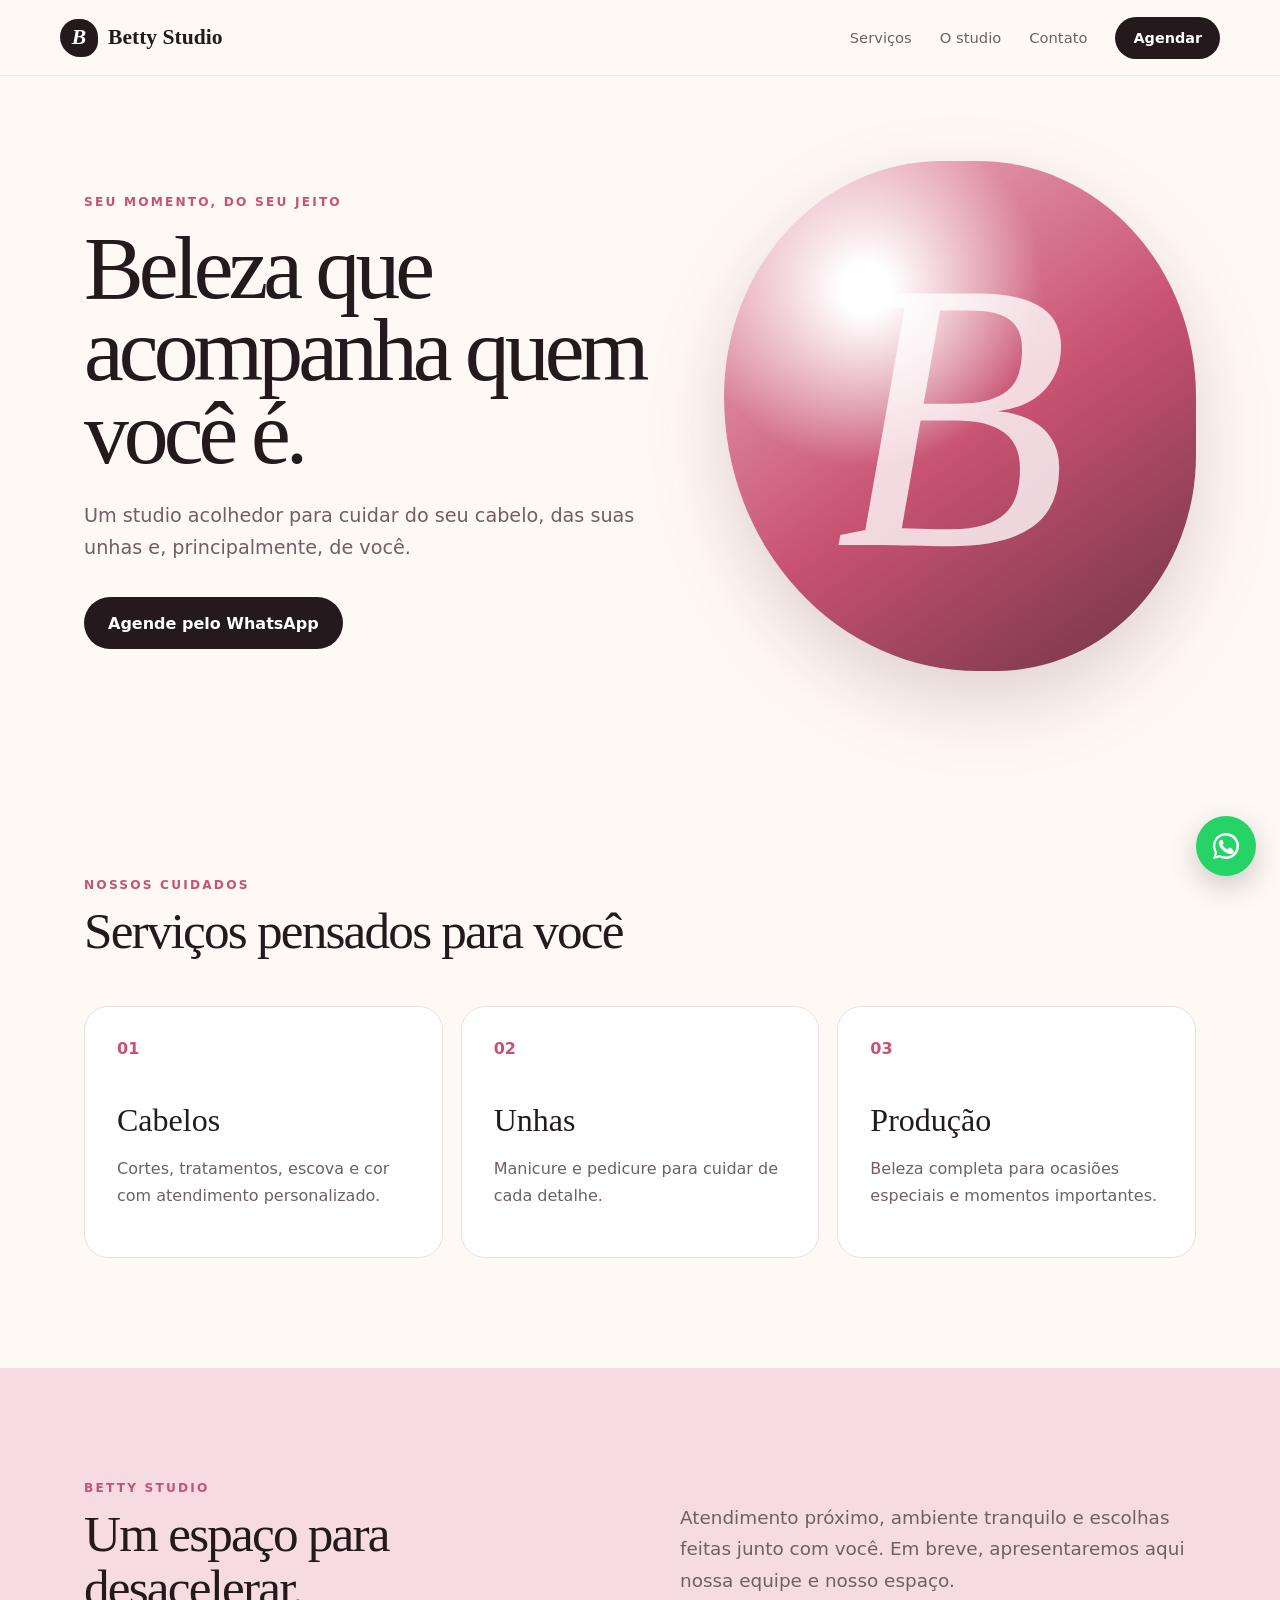
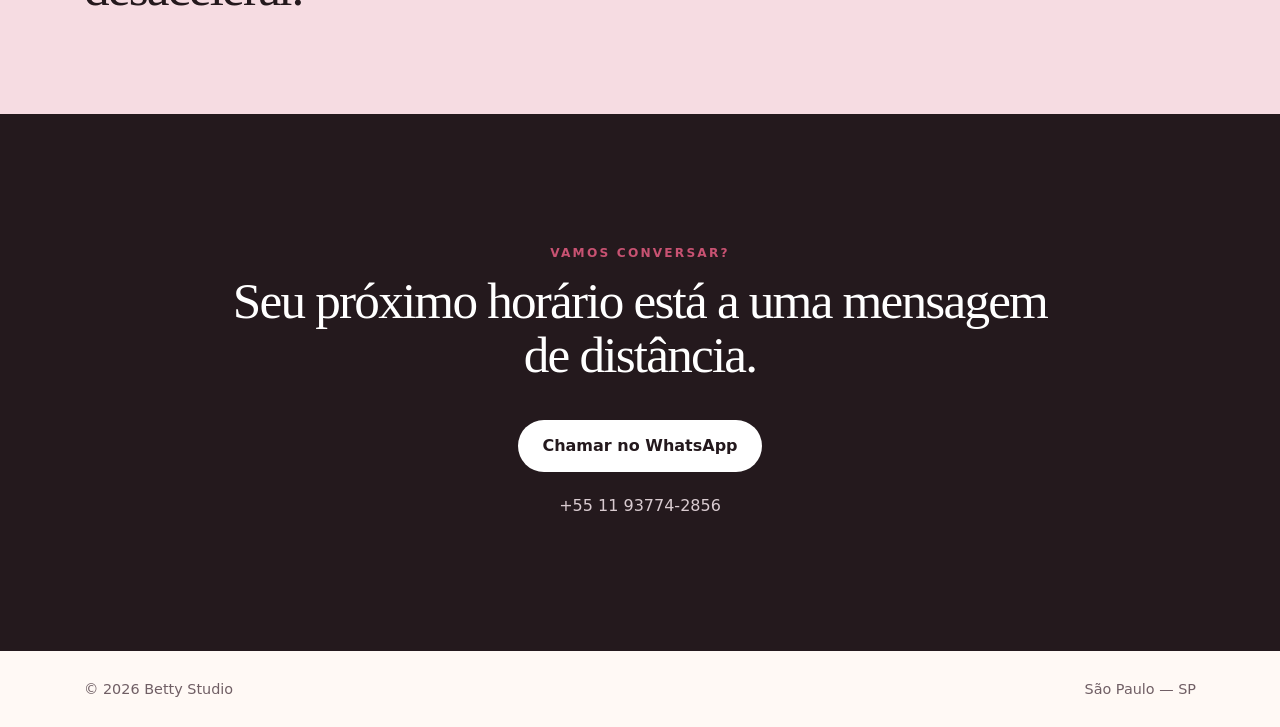
<file: v2026.09.03.1/index.html>
<!doctype html>
<html lang="pt-BR">
<head>
  <meta charset="utf-8">
  <meta name="viewport" content="width=device-width, initial-scale=1">
  <meta name="description" content="Betty Studio — beleza, beleza e cuidado com hora marcada em São Paulo.">
  <title>Betty Studio | Beleza com personalidade</title>
  <link rel="stylesheet" href="assets/style.css">
</head>
<body>
  <header class="site-header">
    <a class="brand" href="#inicio" aria-label="Betty Studio, início">
      <span class="brand-mark">B</span><span>Betty Studio</span>
    </a>
    <nav aria-label="Navegação principal">
      <a href="#servicos">Serviços</a><a href="#studio">O studio</a><a href="#contato">Contato</a>
    </nav>
    <a class="button compact" href="https://wa.me/5511937742856?text=Ol%C3%A1%2C%20gostaria%20de%20agendar%20um%20hor%C3%A1rio." target="_blank" rel="noopener">Agendar</a>
  </header>

  <main id="inicio">
    <section class="hero">
      <div class="hero-copy">
        <p class="eyebrow">Seu momento, do seu jeito</p>
        <h1>Beleza que acompanha quem você é.</h1>
        <p class="lead">Um studio acolhedor para cuidar do seu cabelo, das suas unhas e, principalmente, de você.</p>
        <a class="button" href="https://wa.me/5511937742856?text=Ol%C3%A1%2C%20gostaria%20de%20conhecer%20os%20hor%C3%A1rios%20dispon%C3%ADveis." target="_blank" rel="noopener">Agende pelo WhatsApp</a>
      </div>
      <div class="hero-art" role="img" aria-label="Composição abstrata em tons rosados representando beleza e cuidado">
        <span class="hero-letter">B</span>
      </div>
    </section>

    <section class="section" id="servicos">
      <p class="eyebrow">Nossos cuidados</p>
      <h2>Serviços pensados para você</h2>
      <div class="cards">
        <article><span>01</span><h3>Cabelos</h3><p>Cortes, tratamentos, escova e cor com atendimento personalizado.</p></article>
        <article><span>02</span><h3>Unhas</h3><p>Manicure e pedicure para cuidar de cada detalhe.</p></article>
        <article><span>03</span><h3>Produção</h3><p>Beleza completa para ocasiões especiais e momentos importantes.</p></article>
      </div>
    </section>

    <section class="studio" id="studio">
      <div><p class="eyebrow">Betty Studio</p><h2>Um espaço para desacelerar.</h2></div>
      <p>Atendimento próximo, ambiente tranquilo e escolhas feitas junto com você. Em breve, apresentaremos aqui nossa equipe e nosso espaço.</p>
    </section>

    <section class="contact" id="contato">
      <p class="eyebrow">Vamos conversar?</p>
      <h2>Seu próximo horário está a uma mensagem de distância.</h2>
      <a class="button light" href="https://wa.me/5511937742856?text=Ol%C3%A1%2C%20vim%20pelo%20site%20e%20gostaria%20de%20agendar." target="_blank" rel="noopener">Chamar no WhatsApp</a>
      <p class="phone">+55 11 93774-2856</p>
    </section>
  </main>

  <footer><span>© <span id="year"></span> Betty Studio</span><span>São Paulo — SP</span></footer>
  <a class="whatsapp" href="https://wa.me/5511937742856?text=Ol%C3%A1%2C%20vim%20pelo%20site%20do%20Betty%20Studio." target="_blank" rel="noopener" aria-label="Conversar com Betty Studio pelo WhatsApp">
    <svg viewBox="0 0 32 32" aria-hidden="true"><path d="M16 3a13 13 0 0 0-11.2 19.6L3 29l6.6-1.7A13 13 0 1 0 16 3Zm0 23.6c-2 0-3.9-.5-5.5-1.5l-.4-.2-3.9 1 1-3.8-.3-.4A10.6 10.6 0 1 1 16 26.6Zm5.8-8c-.3-.2-1.9-.9-2.2-1-.3-.1-.5-.2-.7.2l-1 1.2c-.2.2-.4.2-.7.1-1.9-.9-3.2-1.7-4.5-3.9-.3-.5.3-.5.9-1.7.1-.2 0-.5 0-.7l-1-2.4c-.3-.6-.6-.5-.8-.5h-.7c-.2 0-.7.1-1 .5-.3.4-1.3 1.3-1.3 3.1s1.4 3.6 1.5 3.8c.2.2 2.7 4.1 6.5 5.7 2.4 1 3.4 1.1 4.6.9.7-.1 1.9-.8 2.2-1.5.3-.7.3-1.4.2-1.5-.1-.1-.3-.2-.6-.4Z"/></svg>
  </a>
  <script>document.getElementById('year').textContent = new Date().getFullYear();</script>
</body>
</html>
</file>
<file: v2026.09.03.1/assets/style.css>
:root{--ink:#24191d;--muted:#705f65;--rose:#c85272;--cream:#fff9f5;--blush:#f6dce2;--line:#eadfe1;--green:#25d366}*{box-sizing:border-box}html{scroll-behavior:smooth}body{margin:0;background:var(--cream);color:var(--ink);font-family:Inter,ui-sans-serif,system-ui,-apple-system,BlinkMacSystemFont,"Segoe UI",sans-serif}.site-header{height:76px;padding:0 max(24px,calc((100vw - 1160px)/2));display:flex;align-items:center;gap:28px;border-bottom:1px solid rgba(36,25,29,.08);background:rgba(255,249,245,.9);backdrop-filter:blur(18px);position:sticky;top:0;z-index:10}.brand{display:flex;align-items:center;gap:10px;color:var(--ink);text-decoration:none;font-family:Georgia,serif;font-size:1.35rem;font-weight:700;margin-right:auto}.brand-mark{display:grid;place-items:center;width:38px;height:38px;border-radius:50% 50% 44% 56%;background:var(--ink);color:white;font-style:italic}.site-header nav{display:flex;gap:28px}.site-header nav a{color:var(--muted);text-decoration:none;font-size:.92rem}.button{display:inline-flex;justify-content:center;align-items:center;min-height:52px;padding:0 24px;border-radius:999px;background:var(--ink);color:white;text-decoration:none;font-weight:700}.button.compact{min-height:42px;padding:0 18px;font-size:.9rem}.hero{max-width:1160px;margin:auto;min-height:680px;padding:72px 24px;display:grid;grid-template-columns:1.1fr .9fr;gap:64px;align-items:center}.eyebrow{text-transform:uppercase;letter-spacing:.18em;color:var(--rose);font-size:.76rem;font-weight:800}.hero h1{font:clamp(3.5rem,7vw,6.5rem)/.92 Georgia,serif;letter-spacing:-.055em;margin:18px 0 26px;max-width:760px}.lead{font-size:1.2rem;line-height:1.65;color:var(--muted);max-width:590px;margin-bottom:34px}.hero-art{min-height:510px;border-radius:48% 48% 44% 56%;display:grid;place-items:center;overflow:hidden;background:radial-gradient(circle at 30% 25%,#fff 0 5%,transparent 35%),linear-gradient(145deg,#efb9c5,#c85272 54%,#6d3445);box-shadow:0 30px 80px rgba(82,30,47,.18)}.hero-letter{font:italic 24rem/.8 Georgia,serif;color:rgba(255,255,255,.78);transform:translateX(-8px)}.section{max-width:1160px;margin:auto;padding:110px 24px}.section h2,.studio h2,.contact h2{font:clamp(2.3rem,4vw,4rem)/1.05 Georgia,serif;letter-spacing:-.035em;margin:12px 0 48px}.cards{display:grid;grid-template-columns:repeat(3,1fr);gap:18px}.cards article{border:1px solid var(--line);border-radius:24px;padding:32px;background:white}.cards span{color:var(--rose);font-weight:800}.cards h3{font:2rem Georgia,serif;margin:44px 0 12px}.cards p,.studio>p{color:var(--muted);line-height:1.7}.studio{padding:100px max(24px,calc((100vw - 1112px)/2));background:var(--blush);display:grid;grid-template-columns:1fr 1fr;gap:80px;align-items:end}.studio h2{margin-bottom:0}.studio>p{font-size:1.15rem}.contact{text-align:center;padding:120px 24px;background:var(--ink);color:white}.contact h2{max-width:820px;margin:14px auto 38px}.button.light{background:white;color:var(--ink)}.phone{color:#d9cbd0;margin-top:24px}footer{padding:30px max(24px,calc((100vw - 1112px)/2));display:flex;justify-content:space-between;color:var(--muted);font-size:.9rem}.whatsapp{position:fixed;right:24px;bottom:24px;z-index:20;width:60px;height:60px;border-radius:50%;display:grid;place-items:center;background:var(--green);box-shadow:0 10px 30px rgba(0,0,0,.2);transition:transform .2s}.whatsapp:hover{transform:scale(1.08)}.whatsapp svg{width:32px;fill:white}@media(max-width:760px){.site-header{height:66px;padding:0 16px}.site-header nav{display:none}.brand{font-size:1.12rem}.button.compact{display:none}.hero{min-height:auto;padding:48px 20px 72px;grid-template-columns:1fr;gap:42px}.hero h1{font-size:clamp(3.2rem,15vw,5rem)}.hero-art{min-height:350px;order:-1}.hero-letter{font-size:17rem}.section{padding:76px 20px}.cards{grid-template-columns:1fr}.cards h3{margin-top:28px}.studio{padding:76px 20px;grid-template-columns:1fr;gap:20px}.contact{padding:86px 20px}footer{padding:28px 20px;flex-direction:column;gap:8px}.whatsapp{right:16px;bottom:16px;width:56px;height:56px}}
</file>
